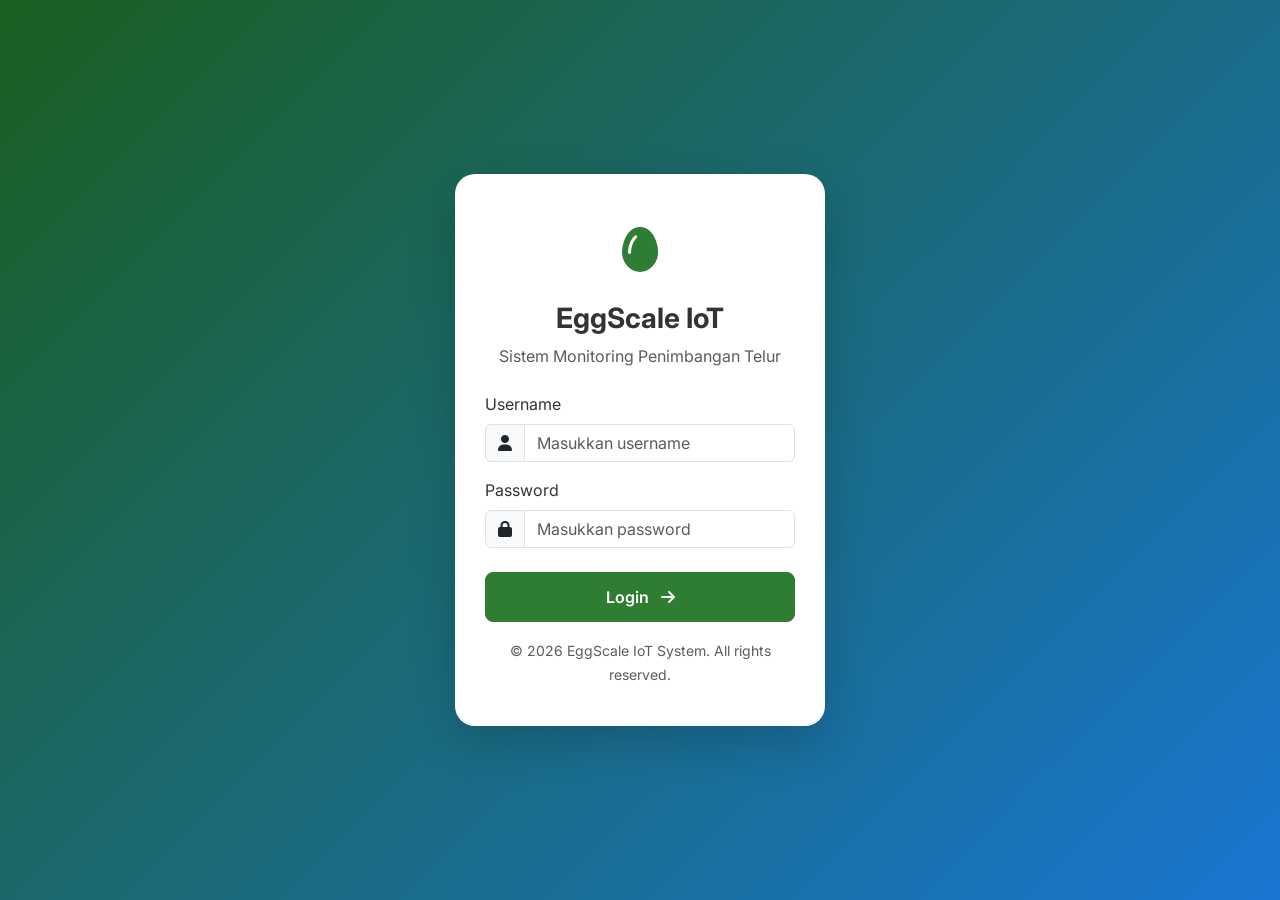
<file: index.html>
<!DOCTYPE html>
<html lang="id">
<head>
    <meta charset="UTF-8">
    <meta name="viewport" content="width=device-width, initial-scale=1.0">
    <title>Login - Sistem Monitoring IoT Penimbangan Telur</title>
    
    <!-- Bootstrap 5 CSS -->
    <link href="https://cdn.jsdelivr.net/npm/bootstrap@5.3.2/dist/css/bootstrap.min.css" rel="stylesheet">
    <!-- Font Awesome -->
    <link rel="stylesheet" href="https://cdnjs.cloudflare.com/ajax/libs/font-awesome/6.4.2/css/all.min.css">
    <!-- Google Fonts -->
    <link href="https://fonts.googleapis.com/css2?family=Inter:wght@300;400;500;600;700&display=swap" rel="stylesheet">
    <!-- Custom CSS -->
    <link rel="stylesheet" href="assets/css/style.css">
</head>
<body class="login-page">
    <div class="login-wrapper">
        <div class="login-card">
            <div class="login-header text-center mb-4">
                <div class="logo-icon mb-3">
                    <i class="fa-solid fa-egg"></i>
                </div>
                <h3 class="fw-bold">EggScale IoT</h3>
                <p class="text-muted">Sistem Monitoring Penimbangan Telur</p>
            </div>
            <form id="loginForm" action="dashboard.html" method="GET">
                <div class="mb-3">
                    <label for="username" class="form-label">Username</label>
                    <div class="input-group">
                        <span class="input-group-text"><i class="fa-solid fa-user"></i></span>
                        <input type="text" class="form-control" id="username" placeholder="Masukkan username" required>
                    </div>
                </div>
                <div class="mb-4">
                    <label for="password" class="form-label">Password</label>
                    <div class="input-group">
                        <span class="input-group-text"><i class="fa-solid fa-lock"></i></span>
                        <input type="password" class="form-control" id="password" placeholder="Masukkan password" required>
                    </div>
                </div>
                <div class="d-grid mb-3">
                    <button type="submit" class="btn btn-primary btn-login">
                        Login <i class="fa-solid fa-arrow-right ms-2"></i>
                    </button>
                </div>
                <div class="text-center">
                    <small class="text-muted">© 2026 EggScale IoT System. All rights reserved.</small>
                </div>
            </form>
        </div>
    </div>

    <!-- Bootstrap 5 JS -->
    <script src="https://cdn.jsdelivr.net/npm/bootstrap@5.3.2/dist/js/bootstrap.bundle.min.js"></script>
    <script>
        document.getElementById('loginForm').addEventListener('submit', function(e) {
            e.preventDefault();
            // In a real app, perform authentication here.
            // For now, simply redirect to dashboard.
            window.location.href = 'dashboard.html';
        });
    </script>
</body>
</html>
</file>
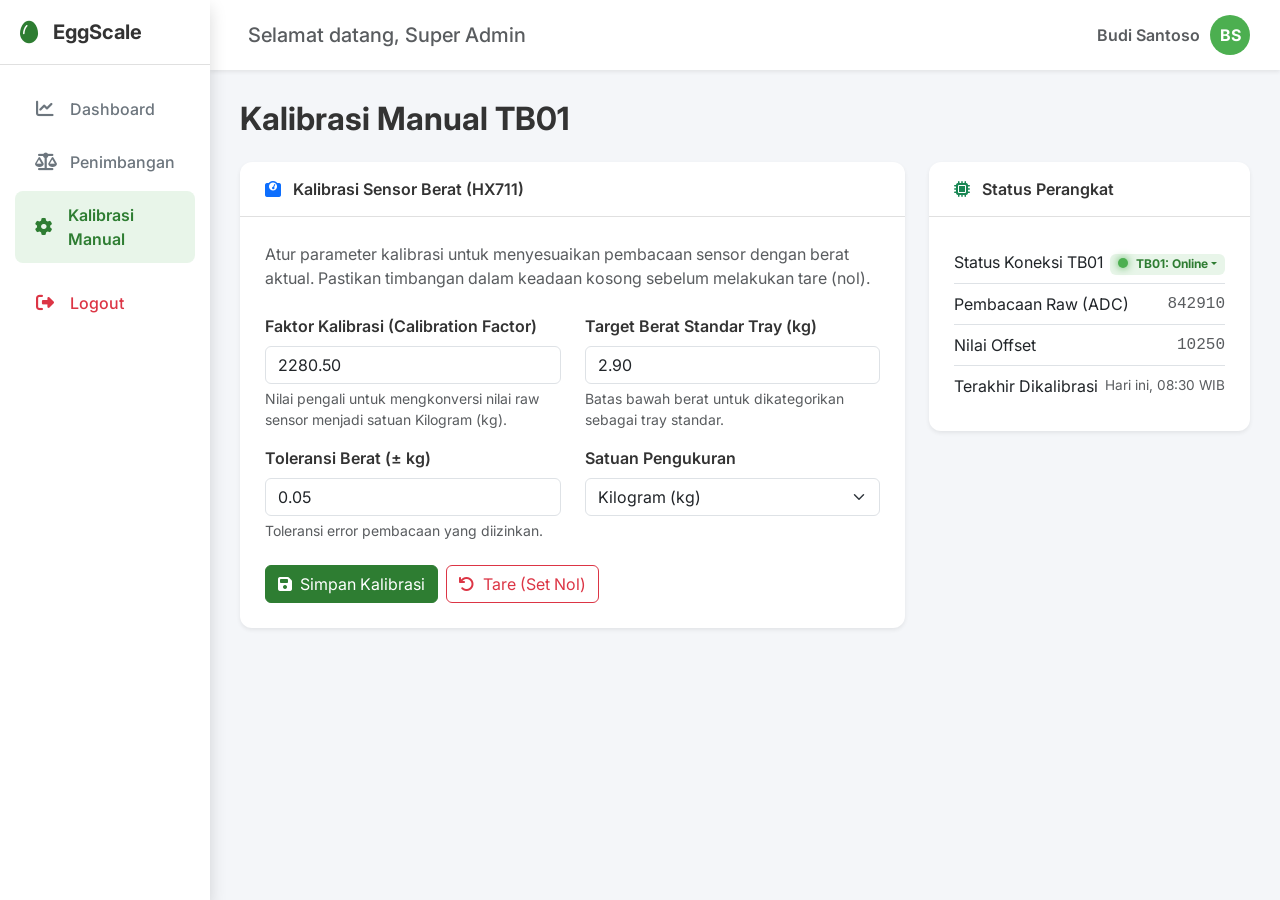
<file: pengaturan.html>
<!DOCTYPE html>
<html lang="id">
<head>
    <meta charset="UTF-8">
    <meta name="viewport" content="width=device-width, initial-scale=1.0">
    <title>Pengaturan - EggScale IoT</title>
    
    <!-- Bootstrap 5 CSS -->
    <link href="https://cdn.jsdelivr.net/npm/bootstrap@5.3.2/dist/css/bootstrap.min.css" rel="stylesheet">
    <!-- Font Awesome -->
    <link rel="stylesheet" href="https://cdnjs.cloudflare.com/ajax/libs/font-awesome/6.4.2/css/all.min.css">
    <!-- Google Fonts -->
    <link href="https://fonts.googleapis.com/css2?family=Inter:wght@300;400;500;600;700&display=swap" rel="stylesheet">
    <!-- Custom CSS -->
    <link rel="stylesheet" href="assets/css/style.css">
</head>
<body>
    <div class="wrapper">
        <!-- Sidebar -->
        <aside class="sidebar" id="sidebar">
            <div class="sidebar-header">
                <i class="fa-solid fa-egg sidebar-logo"></i>
                <h3 class="sidebar-title">EggScale</h3>
            </div>
            <ul class="sidebar-menu">
                <li><a href="dashboard.html"><i class="fa-solid fa-chart-line"></i> Dashboard</a></li>
                <li><a href="penimbangan.html"><i class="fa-solid fa-scale-balanced"></i> Penimbangan</a></li>
                <li><a href="pengaturan.html" class="active"><i class="fa-solid fa-gear"></i> Kalibrasi Manual</a></li>
                <li><a href="index.html" class="text-danger mt-3"><i class="fa-solid fa-right-from-bracket"></i> Logout</a></li>
            </ul>
        </aside>

        <!-- Main Content -->
        <main class="main-content">
            <!-- Top Navbar -->
            <nav class="top-navbar">
                <div>
                    <button class="btn btn-light d-md-none" id="sidebarToggle">
                        <i class="fa-solid fa-bars"></i>
                    </button>
                    <h5 class="mb-0 ms-2 d-none d-md-inline-block text-muted">Selamat datang, Super Admin</h5>
                </div>
                <div class="navbar-user" data-bs-toggle="offcanvas" data-bs-target="#profileOffcanvas" style="cursor: pointer;" title="Perbarui Profil">
                    <span class="d-none d-md-block fw-semibold text-muted">Budi Santoso</span>
                    <div class="user-avatar">BS</div>
                </div>
            </nav>

            <!-- Content Area -->
            <div class="content-wrapper">
                <div class="d-flex justify-content-between align-items-center mb-4">
                    <h2 class="page-title mb-0">Kalibrasi Manual TB01</h2>
                </div>

                <div class="row">
                    <!-- Calibration Form -->
                    <div class="col-12 col-lg-8">
                        <div class="card-custom mb-4">
                            <div class="card-header">
                                <i class="fa-solid fa-weight-scale text-primary me-2"></i> Kalibrasi Sensor Berat (HX711)
                            </div>
                            <div class="card-body">
                                <p class="text-muted mb-4">Atur parameter kalibrasi untuk menyesuaikan pembacaan sensor dengan berat aktual. Pastikan timbangan dalam keadaan kosong sebelum melakukan tare (nol).</p>
                                
                                <form onsubmit="event.preventDefault(); alert('Pengaturan Kalibrasi Berhasil Disimpan!');">
                                    <div class="row mb-3">
                                        <div class="col-md-6">
                                            <label class="form-label fw-semibold">Faktor Kalibrasi (Calibration Factor)</label>
                                            <input type="number" step="0.01" class="form-control" value="2280.50" required>
                                            <div class="form-text">Nilai pengali untuk mengkonversi nilai raw sensor menjadi satuan Kilogram (kg).</div>
                                        </div>
                                        <div class="col-md-6">
                                            <label class="form-label fw-semibold">Target Berat Standar Tray (kg)</label>
                                            <input type="number" step="0.01" class="form-control" value="2.90" required>
                                            <div class="form-text">Batas bawah berat untuk dikategorikan sebagai tray standar.</div>
                                        </div>
                                    </div>

                                    <div class="row mb-4">
                                        <div class="col-md-6">
                                            <label class="form-label fw-semibold">Toleransi Berat (± kg)</label>
                                            <input type="number" step="0.01" class="form-control" value="0.05" required>
                                            <div class="form-text">Toleransi error pembacaan yang diizinkan.</div>
                                        </div>
                                        <div class="col-md-6">
                                            <label class="form-label fw-semibold">Satuan Pengukuran</label>
                                            <select class="form-select">
                                                <option value="kg" selected>Kilogram (kg)</option>
                                                <option value="g">Gram (g)</option>
                                            </select>
                                        </div>
                                    </div>

                                    <div class="d-flex gap-2">
                                        <button type="submit" class="btn btn-primary"><i class="fa-solid fa-save me-1"></i> Simpan Kalibrasi</button>
                                        <button type="button" class="btn btn-outline-danger" onclick="alert('Melakukan Tare (Set ke 0.00 kg). Pastikan timbangan kosong!')"><i class="fa-solid fa-arrow-rotate-left me-1"></i> Tare (Set Nol)</button>
                                    </div>
                                </form>
                            </div>
                        </div>
                    </div>

                    <!-- Sensor Status -->
                    <div class="col-12 col-lg-4">
                        <div class="card-custom">
                            <div class="card-header">
                                <i class="fa-solid fa-microchip text-success me-2"></i> Status Perangkat
                            </div>
                            <div class="card-body">
                                <ul class="list-group list-group-flush">
                                    <li class="list-group-item d-flex justify-content-between align-items-center px-0">
                                        Status Koneksi TB01
                                        <div class="dropdown">
                                            <button class="btn btn-sm badge badge-online border-0 dropdown-toggle" type="button" data-bs-toggle="dropdown" aria-expanded="false">
                                                <span class="status-indicator indicator-online"></span> TB01: Online
                                            </button>
                                            <ul class="dropdown-menu dropdown-menu-end shadow-sm border-0 mt-2">
                                                <li><a class="dropdown-item active" href="#"><span class="status-indicator indicator-online"></span> TB01 (Aktif)</a></li>
                                                <li><a class="dropdown-item" href="#"><span class="status-indicator indicator-online"></span> TB02</a></li>
                                                <li><a class="dropdown-item" href="#"><span class="status-indicator indicator-offline" style="background-color: #dc3545;"></span> TB03 (Offline)</a></li>
                                                <li><hr class="dropdown-divider"></li>
                                                <li><a class="dropdown-item text-primary" href="#"><i class="fa-solid fa-plus me-2"></i>Tambah Timbangan Baru</a></li>
                                            </ul>
                                        </div>
                                    </li>
                                    <li class="list-group-item d-flex justify-content-between align-items-center px-0">
                                        Pembacaan Raw (ADC)
                                        <span class="font-monospace text-muted">842910</span>
                                    </li>
                                    <li class="list-group-item d-flex justify-content-between align-items-center px-0">
                                        Nilai Offset
                                        <span class="font-monospace text-muted">10250</span>
                                    </li>
                                    <li class="list-group-item d-flex justify-content-between align-items-center px-0">
                                        Terakhir Dikalibrasi
                                        <span class="text-muted" style="font-size: 0.85rem;">Hari ini, 08:30 WIB</span>
                                    </li>
                                </ul>
                            </div>
                        </div>
                    </div>
                </div>

            </div>
        </main>
    </div>

    <!-- Offcanvas Profile -->
    <div class="offcanvas offcanvas-end" tabindex="-1" id="profileOffcanvas" aria-labelledby="profileOffcanvasLabel">
        <div class="offcanvas-header border-bottom">
            <h5 class="offcanvas-title" id="profileOffcanvasLabel"><i class="fa-solid fa-user-edit me-2"></i> Perbarui Profil</h5>
            <button type="button" class="btn-close" data-bs-dismiss="offcanvas" aria-label="Close"></button>
        </div>
        <div class="offcanvas-body">
            <div class="text-center mb-4">
                <div class="user-avatar mx-auto mb-3" style="width: 80px; height: 80px; font-size: 2rem;">BS</div>
                <button class="btn btn-sm btn-outline-secondary">Ganti Foto</button>
            </div>
            <form onsubmit="event.preventDefault(); alert('Profil berhasil diperbarui!');">
                <div class="mb-3">
                    <label class="form-label fw-semibold">Nama Lengkap</label>
                    <input type="text" class="form-control" value="Budi Santoso" required>
                </div>
                <div class="mb-3">
                    <label class="form-label fw-semibold">Jabatan/Peran</label>
                    <input type="text" class="form-control" value="Super Admin" readonly>
                </div>
                <div class="mb-3">
                    <label class="form-label fw-semibold">Email / Username</label>
                    <input type="text" class="form-control" value="budi.admin" required>
                </div>
                <div class="mb-4">
                    <label class="form-label fw-semibold">Password Baru</label>
                    <input type="password" class="form-control" placeholder="Kosongkan jika tidak ingin ganti">
                </div>
                <button type="submit" class="btn btn-primary w-100"><i class="fa-solid fa-save me-2"></i> Simpan Perubahan</button>
            </form>
        </div>
    </div>

    <!-- Bootstrap 5 JS -->
    <script src="https://cdn.jsdelivr.net/npm/bootstrap@5.3.2/dist/js/bootstrap.bundle.min.js"></script>
    <script src="assets/js/app.js"></script>
</body>
</html>
</file>
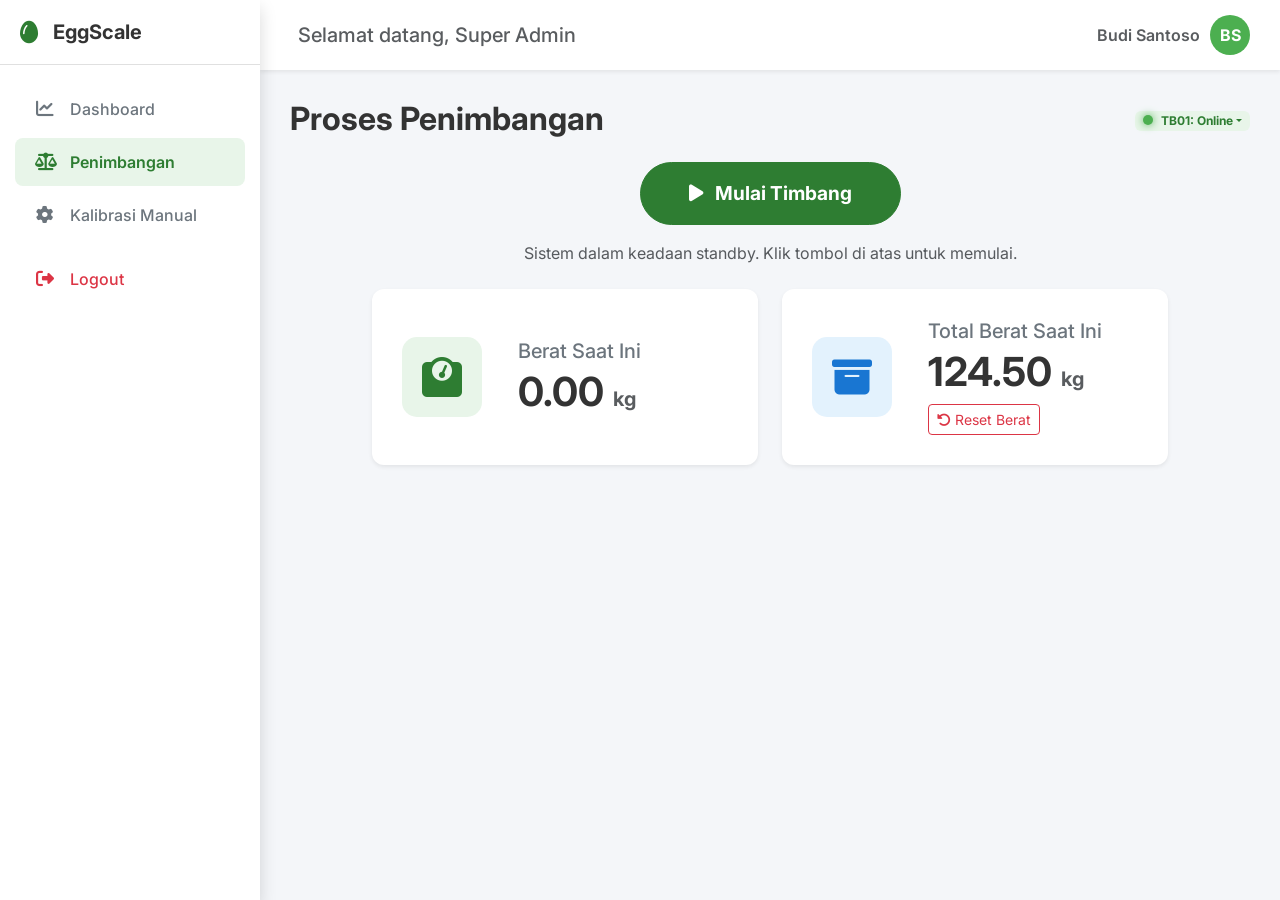
<file: penimbangan.html>
<!DOCTYPE html>
<html lang="id">
<head>
    <meta charset="UTF-8">
    <meta name="viewport" content="width=device-width, initial-scale=1.0">
    <title>Penimbangan - EggScale IoT</title>
    
    <!-- Bootstrap 5 CSS -->
    <link href="https://cdn.jsdelivr.net/npm/bootstrap@5.3.2/dist/css/bootstrap.min.css" rel="stylesheet">
    <!-- Font Awesome -->
    <link rel="stylesheet" href="https://cdnjs.cloudflare.com/ajax/libs/font-awesome/6.4.2/css/all.min.css">
    <!-- Google Fonts -->
    <link href="https://fonts.googleapis.com/css2?family=Inter:wght@300;400;500;600;700&display=swap" rel="stylesheet">
    <!-- Custom CSS -->
    <link rel="stylesheet" href="assets/css/style.css">
</head>
<body>
    <div class="wrapper">
        <!-- Sidebar -->
        <aside class="sidebar" id="sidebar">
            <div class="sidebar-header">
                <i class="fa-solid fa-egg sidebar-logo"></i>
                <h3 class="sidebar-title">EggScale</h3>
            </div>
            <ul class="sidebar-menu">
                <li><a href="dashboard.html"><i class="fa-solid fa-chart-line"></i> Dashboard</a></li>
                <li><a href="penimbangan.html" class="active"><i class="fa-solid fa-scale-balanced"></i> Penimbangan</a></li>
                <li><a href="pengaturan.html"><i class="fa-solid fa-gear"></i> Kalibrasi Manual</a></li>
                <li><a href="index.html" class="text-danger mt-3"><i class="fa-solid fa-right-from-bracket"></i> Logout</a></li>
            </ul>
        </aside>

        <!-- Main Content -->
        <main class="main-content">
            <!-- Top Navbar -->
            <nav class="top-navbar">
                <div>
                    <button class="btn btn-light d-md-none" id="sidebarToggle">
                        <i class="fa-solid fa-bars"></i>
                    </button>
                    <h5 class="mb-0 ms-2 d-none d-md-inline-block text-muted">Selamat datang, Super Admin</h5>
                </div>
                <div class="navbar-user" data-bs-toggle="offcanvas" data-bs-target="#profileOffcanvas" style="cursor: pointer;" title="Perbarui Profil">
                    <span class="d-none d-md-block fw-semibold text-muted">Budi Santoso</span>
                    <div class="user-avatar">BS</div>
                </div>
            </nav>

            <!-- Content Area -->
            <div class="content-wrapper">
                <div class="d-flex justify-content-between align-items-center mb-4">
                    <h2 class="page-title mb-0">Proses Penimbangan</h2>
                    <div class="dropdown">
                        <button class="btn btn-sm badge badge-online border-0 dropdown-toggle" type="button" data-bs-toggle="dropdown" aria-expanded="false">
                            <span class="status-indicator indicator-online"></span> TB01: Online
                        </button>
                        <ul class="dropdown-menu dropdown-menu-end shadow-sm border-0 mt-2">
                            <li><a class="dropdown-item active" href="#"><span class="status-indicator indicator-online"></span> TB01 (Aktif)</a></li>
                            <li><a class="dropdown-item" href="#"><span class="status-indicator indicator-online"></span> TB02</a></li>
                            <li><a class="dropdown-item" href="#"><span class="status-indicator indicator-offline" style="background-color: #dc3545;"></span> TB03 (Offline)</a></li>
                            <li><hr class="dropdown-divider"></li>
                            <li><a class="dropdown-item text-primary" href="#"><i class="fa-solid fa-plus me-2"></i>Tambah Timbangan Baru</a></li>
                        </ul>
                    </div>
                </div>

                <!-- Weighing Controls -->
                <div class="card-custom mb-4 border-0 bg-transparent shadow-none">
                    <div class="d-flex justify-content-center">
                        <button class="btn btn-primary btn-lg px-5 py-3 fw-bold" style="border-radius: 50px; font-size: 1.2rem;" onclick="mulaiTimbang(this)">
                            <i class="fa-solid fa-play me-2"></i> Mulai Timbang
                        </button>
                    </div>
                    <div class="text-center mt-3 text-muted" id="statusTimbang">
                        Sistem dalam keadaan standby. Klik tombol di atas untuk memulai.
                    </div>
                </div>

                <!-- Big Statistics Cards -->
                <div class="row justify-content-center g-4 mb-4">
                    <div class="col-12 col-md-6 col-lg-5">
                        <div class="stat-card" style="padding: 30px;">
                            <div class="stat-icon icon-green" style="width: 80px; height: 80px; font-size: 2.5rem;">
                                <i class="fa-solid fa-weight-scale"></i>
                            </div>
                            <div class="stat-details ms-3">
                                <h5 class="fs-5">Berat Saat Ini</h5>
                                <h3 id="liveWeight" style="font-size: 2.5rem;">0.00 <small class="fs-5 text-muted">kg</small></h3>
                            </div>
                        </div>
                    </div>
                    
                    <div class="col-12 col-md-6 col-lg-5">
                        <div class="stat-card" style="padding: 30px;">
                            <div class="stat-icon icon-blue" style="width: 80px; height: 80px; font-size: 2.5rem;">
                                <i class="fa-solid fa-box-archive"></i>
                            </div>
                            <div class="stat-details ms-3">
                                <h5 class="fs-5">Total Berat Saat Ini</h5>
                                <h3 id="totalWeight" style="font-size: 2.5rem; margin-bottom: 0;">124.50 <small class="fs-5 text-muted">kg</small></h3>
                                <button class="btn btn-sm btn-outline-danger mt-2" onclick="document.getElementById('totalWeight').innerHTML = '0.00 <small class=\'fs-5 text-muted\'>kg</small>'">
                                    <i class="fa-solid fa-rotate-left"></i> Reset Berat
                                </button>
                            </div>
                        </div>
                    </div>
                </div>

            </div>
        </main>
    </div>

    <!-- Offcanvas Profile -->
    <div class="offcanvas offcanvas-end" tabindex="-1" id="profileOffcanvas" aria-labelledby="profileOffcanvasLabel">
        <div class="offcanvas-header border-bottom">
            <h5 class="offcanvas-title" id="profileOffcanvasLabel"><i class="fa-solid fa-user-edit me-2"></i> Perbarui Profil</h5>
            <button type="button" class="btn-close" data-bs-dismiss="offcanvas" aria-label="Close"></button>
        </div>
        <div class="offcanvas-body">
            <div class="text-center mb-4">
                <div class="user-avatar mx-auto mb-3" style="width: 80px; height: 80px; font-size: 2rem;">BS</div>
                <button class="btn btn-sm btn-outline-secondary">Ganti Foto</button>
            </div>
            <form onsubmit="event.preventDefault(); alert('Profil berhasil diperbarui!');">
                <div class="mb-3">
                    <label class="form-label fw-semibold">Nama Lengkap</label>
                    <input type="text" class="form-control" value="Budi Santoso" required>
                </div>
                <div class="mb-3">
                    <label class="form-label fw-semibold">Jabatan/Peran</label>
                    <input type="text" class="form-control" value="Super Admin" readonly>
                </div>
                <div class="mb-3">
                    <label class="form-label fw-semibold">Email / Username</label>
                    <input type="text" class="form-control" value="budi.admin" required>
                </div>
                <div class="mb-4">
                    <label class="form-label fw-semibold">Password Baru</label>
                    <input type="password" class="form-control" placeholder="Kosongkan jika tidak ingin ganti">
                </div>
                <button type="submit" class="btn btn-primary w-100"><i class="fa-solid fa-save me-2"></i> Simpan Perubahan</button>
            </form>
        </div>
    </div>

    <!-- Bootstrap 5 JS -->
    <script src="https://cdn.jsdelivr.net/npm/bootstrap@5.3.2/dist/js/bootstrap.bundle.min.js"></script>
    <script src="assets/js/app.js"></script>
    <script>
        function mulaiTimbang(btn) {
            const statusText = document.getElementById('statusTimbang');
            const liveWeight = document.getElementById('liveWeight');
            
            if (btn.classList.contains('btn-primary')) {
                // Ubah ke mode berhenti
                btn.classList.remove('btn-primary');
                btn.classList.add('btn-danger');
                btn.innerHTML = '<i class="fa-solid fa-stop me-2"></i> Hentikan Timbang';
                statusText.innerHTML = '<span class="text-success fw-bold"><i class="fa-solid fa-spinner fa-spin"></i> Sedang membaca data dari sensor...</span>';
                
                // Simulasi pembacaan naik
                liveWeight.innerHTML = '2.95 <small class="fs-5 text-muted">kg</small>';
            } else {
                // Kembali ke mode mulai
                btn.classList.remove('btn-danger');
                btn.classList.add('btn-primary');
                btn.innerHTML = '<i class="fa-solid fa-play me-2"></i> Mulai Timbang';
                statusText.innerHTML = 'Sistem dalam keadaan standby. Klik tombol di atas untuk memulai.';
                
                // Simulasi reset/tersimpan
                alert('Data penimbangan sebesar 2.95 kg berhasil disimpan ke riwayat!');
                liveWeight.innerHTML = '0.00 <small class="fs-5 text-muted">kg</small>';
                
                // Update total berat simulasi
                document.getElementById('totalWeight').innerHTML = '127.45 <small class="fs-5 text-muted">kg</small>';
            }
        }
    </script>
</body>
</html>
</file>
<file: assets/css/style.css>
:root {
    --primary-color: #2e7d32; /* Deep Green */
    --primary-light: #4caf50;
    --primary-dark: #1b5e20;
    --secondary-color: #1976d2; /* Blue */
    --bg-color: #f4f6f9; /* Light Gray for background */
    --card-bg: #ffffff;
    --text-main: #333333;
    --text-muted: #6c757d;
    --border-color: #e0e0e0;
    --sidebar-bg: #ffffff;
    --sidebar-hover: #e8f5e9;
    --sidebar-active: #e8f5e9;
    --sidebar-active-text: #2e7d32;
    --shadow-sm: 0 0.125rem 0.25rem rgba(0, 0, 0, 0.075);
    --shadow-md: 0 0.5rem 1rem rgba(0, 0, 0, 0.15);
    --shadow-lg: 0 1rem 3rem rgba(0, 0, 0, 0.175);
    --border-radius: 12px;
}

body {
    font-family: 'Inter', sans-serif;
    background-color: var(--bg-color);
    color: var(--text-main);
    overflow-x: hidden;
}

/* ==========================================================================
   LOGIN PAGE
   ========================================================================== */
.login-page {
    background: linear-gradient(135deg, var(--primary-dark) 0%, var(--secondary-color) 100%);
    height: 100vh;
    display: flex;
    align-items: center;
    justify-content: center;
}

.login-wrapper {
    width: 100%;
    max-width: 400px;
    padding: 15px;
}

.login-card {
    background: var(--card-bg);
    padding: 40px 30px;
    border-radius: 20px;
    box-shadow: var(--shadow-lg);
}

.logo-icon {
    font-size: 3rem;
    color: var(--primary-color);
}

.btn-login {
    background-color: var(--primary-color);
    border-color: var(--primary-color);
    padding: 12px;
    font-weight: 600;
    border-radius: 8px;
    transition: all 0.3s;
}

.btn-login:hover {
    background-color: var(--primary-dark);
    border-color: var(--primary-dark);
}

/* ==========================================================================
   LAYOUT (SIDEBAR + MAIN CONTENT)
   ========================================================================== */
.wrapper {
    display: flex;
    width: 100%;
    height: 100vh;
}

/* Sidebar */
.sidebar {
    width: 260px;
    background-color: var(--sidebar-bg);
    box-shadow: var(--shadow-md);
    display: flex;
    flex-direction: column;
    transition: all 0.3s ease;
    z-index: 1000;
}

.sidebar-header {
    padding: 20px;
    display: flex;
    align-items: center;
    gap: 15px;
    border-bottom: 1px solid var(--border-color);
}

.sidebar-logo {
    font-size: 1.5rem;
    color: var(--primary-color);
}

.sidebar-title {
    font-weight: 700;
    font-size: 1.25rem;
    margin: 0;
    color: var(--text-main);
}

.sidebar-menu {
    list-style: none;
    padding: 20px 0;
    margin: 0;
    flex-grow: 1;
    overflow-y: auto;
}

.sidebar-menu li {
    padding: 0 15px;
    margin-bottom: 5px;
}

.sidebar-menu a {
    display: flex;
    align-items: center;
    gap: 15px;
    padding: 12px 20px;
    color: var(--text-muted);
    text-decoration: none;
    border-radius: 8px;
    font-weight: 500;
    transition: all 0.2s ease;
}

.sidebar-menu a i {
    width: 20px;
    text-align: center;
    font-size: 1.1rem;
}

.sidebar-menu a:hover {
    background-color: var(--sidebar-hover);
    color: var(--primary-color);
}

.sidebar-menu a.active {
    background-color: var(--sidebar-active);
    color: var(--sidebar-active-text);
    font-weight: 600;
}

/* Main Content */
.main-content {
    flex-grow: 1;
    display: flex;
    flex-direction: column;
    height: 100vh;
    overflow: hidden;
}

.top-navbar {
    background-color: var(--card-bg);
    height: 70px;
    display: flex;
    align-items: center;
    justify-content: space-between;
    padding: 0 30px;
    box-shadow: var(--shadow-sm);
    z-index: 100;
}

.navbar-user {
    display: flex;
    align-items: center;
    gap: 10px;
}

.user-avatar {
    width: 40px;
    height: 40px;
    background-color: var(--primary-light);
    color: white;
    border-radius: 50%;
    display: flex;
    align-items: center;
    justify-content: center;
    font-weight: bold;
}

.content-wrapper {
    padding: 30px;
    overflow-y: auto;
    flex-grow: 1;
}

.page-title {
    font-weight: 700;
    margin-bottom: 25px;
    color: var(--text-main);
}

/* ==========================================================================
   CARDS & DASHBOARD WIDGETS
   ========================================================================== */
.stat-card {
    background: var(--card-bg);
    border-radius: var(--border-radius);
    padding: 20px;
    box-shadow: var(--shadow-sm);
    display: flex;
    align-items: center;
    gap: 20px;
    transition: transform 0.2s;
    height: 100%;
}

.stat-card:hover {
    transform: translateY(-5px);
    box-shadow: var(--shadow-md);
}

.stat-icon {
    width: 60px;
    height: 60px;
    border-radius: 15px;
    display: flex;
    align-items: center;
    justify-content: center;
    font-size: 1.8rem;
}

.icon-green { background-color: #e8f5e9; color: var(--primary-color); }
.icon-blue { background-color: #e3f2fd; color: var(--secondary-color); }
.icon-orange { background-color: #fff3e0; color: #f57c00; }
.icon-info { background-color: #e0f7fa; color: #00bcd4; }

.stat-details h5 {
    font-size: 0.9rem;
    color: var(--text-muted);
    margin-bottom: 5px;
    font-weight: 500;
}

.stat-details h3 {
    font-size: 1.5rem;
    font-weight: 700;
    margin: 0;
    color: var(--text-main);
}

.card-custom {
    background: var(--card-bg);
    border-radius: var(--border-radius);
    box-shadow: var(--shadow-sm);
    border: none;
    margin-bottom: 25px;
}

.card-custom .card-header {
    background-color: transparent;
    border-bottom: 1px solid var(--border-color);
    padding: 15px 25px;
    font-weight: 600;
    color: var(--text-main);
}

.card-custom .card-body {
    padding: 25px;
}

/* ==========================================================================
   TABLES & BADGES
   ========================================================================== */
.table-custom {
    margin-bottom: 0;
}

.table-custom th {
    font-weight: 600;
    color: var(--text-muted);
    border-bottom: 2px solid var(--border-color);
    padding: 15px;
}

.table-custom td {
    padding: 15px;
    vertical-align: middle;
    border-bottom: 1px solid var(--border-color);
}

.badge-status {
    padding: 6px 12px;
    border-radius: 20px;
    font-weight: 500;
    font-size: 0.8rem;
}

.badge-online { background-color: #e8f5e9; color: var(--primary-color); }
.badge-offline { background-color: #ffebee; color: #d32f2f; }
.badge-grade-a { background-color: #e3f2fd; color: var(--secondary-color); border: 1px solid var(--secondary-color);}
.badge-grade-b { background-color: #fff3e0; color: #f57c00; border: 1px solid #f57c00;}
.badge-grade-c { background-color: #f5f5f5; color: #616161; border: 1px solid #616161;}

/* ==========================================================================
   BUTTONS & INPUTS
   ========================================================================== */
.btn-primary {
    background-color: var(--primary-color);
    border-color: var(--primary-color);
}
.btn-primary:hover {
    background-color: var(--primary-dark);
    border-color: var(--primary-dark);
}

.btn-outline-primary {
    color: var(--primary-color);
    border-color: var(--primary-color);
}
.btn-outline-primary:hover {
    background-color: var(--primary-color);
    color: white;
}

.search-box {
    position: relative;
}
.search-box i {
    position: absolute;
    left: 15px;
    top: 50%;
    transform: translateY(-50%);
    color: var(--text-muted);
}
.search-box input {
    padding-left: 45px;
    border-radius: 20px;
}

/* Utilities */
.status-indicator {
    display: inline-block;
    width: 10px;
    height: 10px;
    border-radius: 50%;
    margin-right: 5px;
}
.indicator-online { background-color: #4caf50; box-shadow: 0 0 8px #4caf50;}
.indicator-offline { background-color: #f44336; }
</file>
